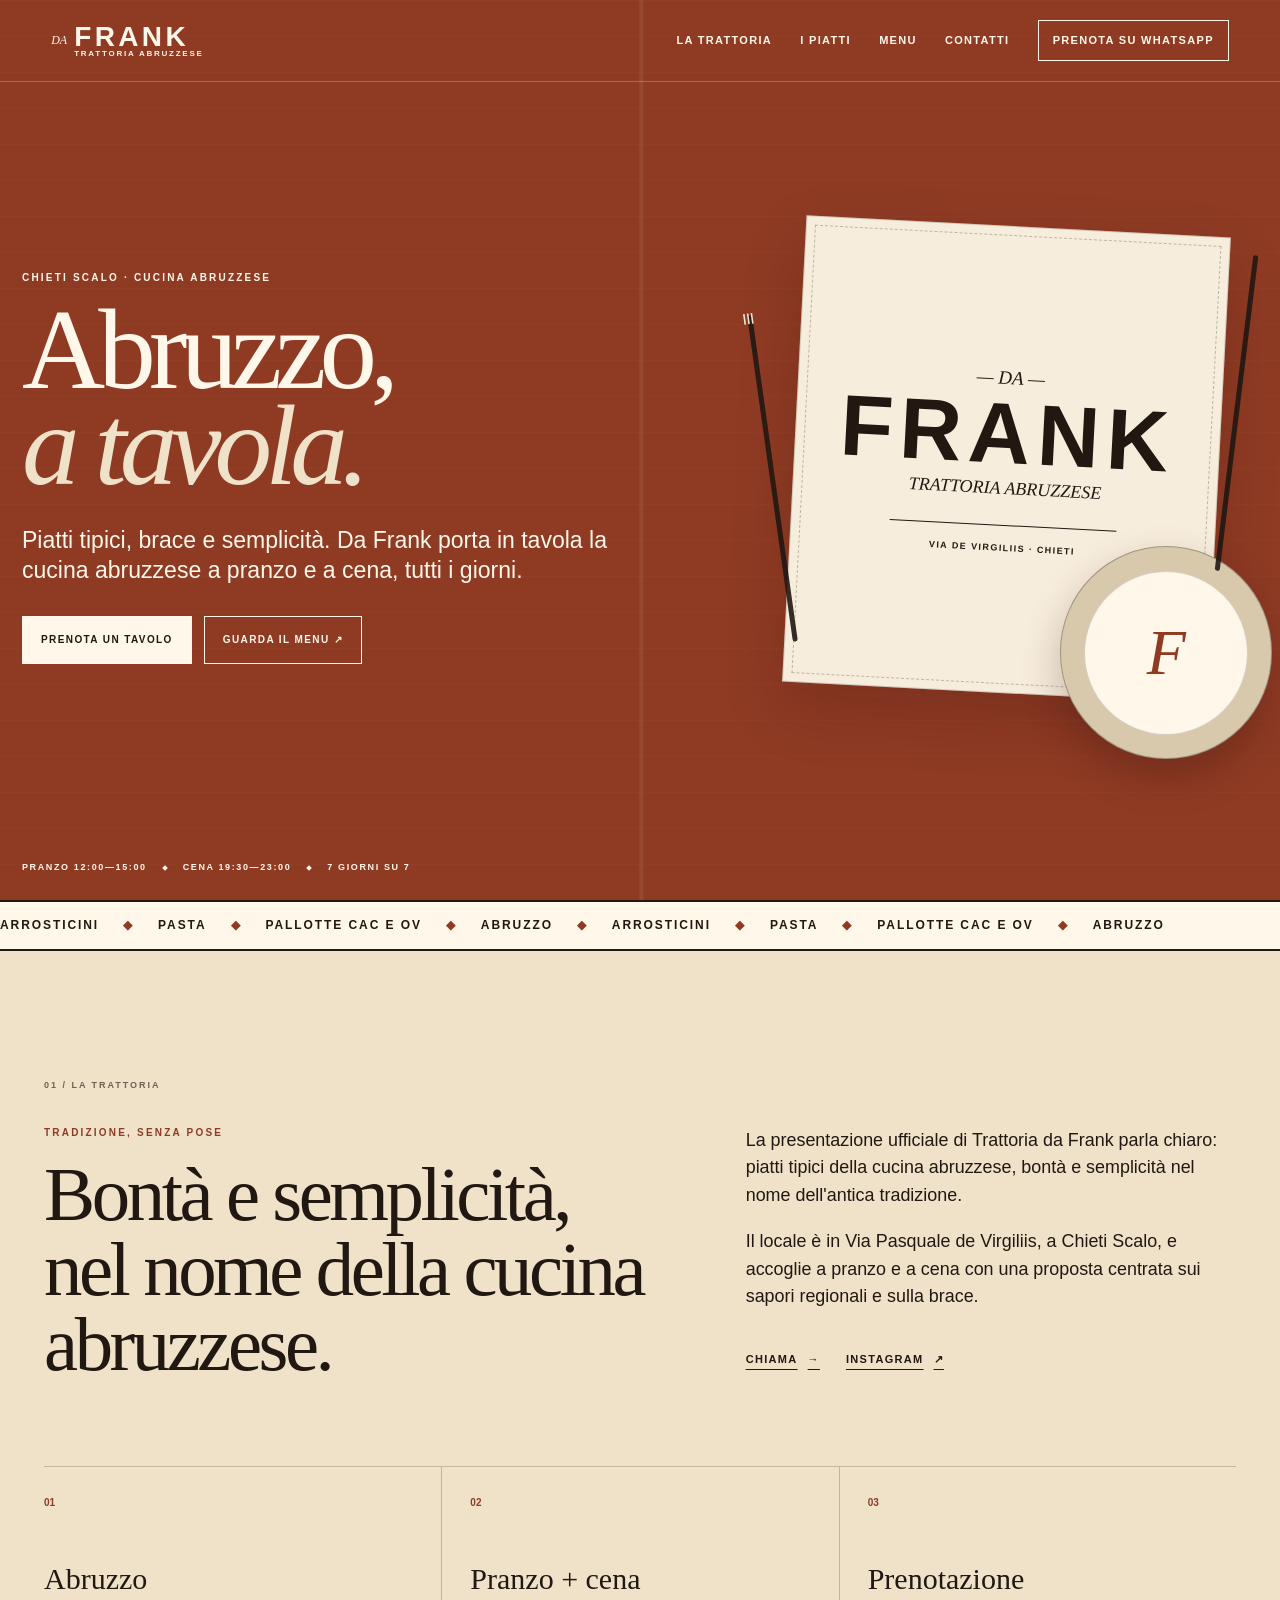
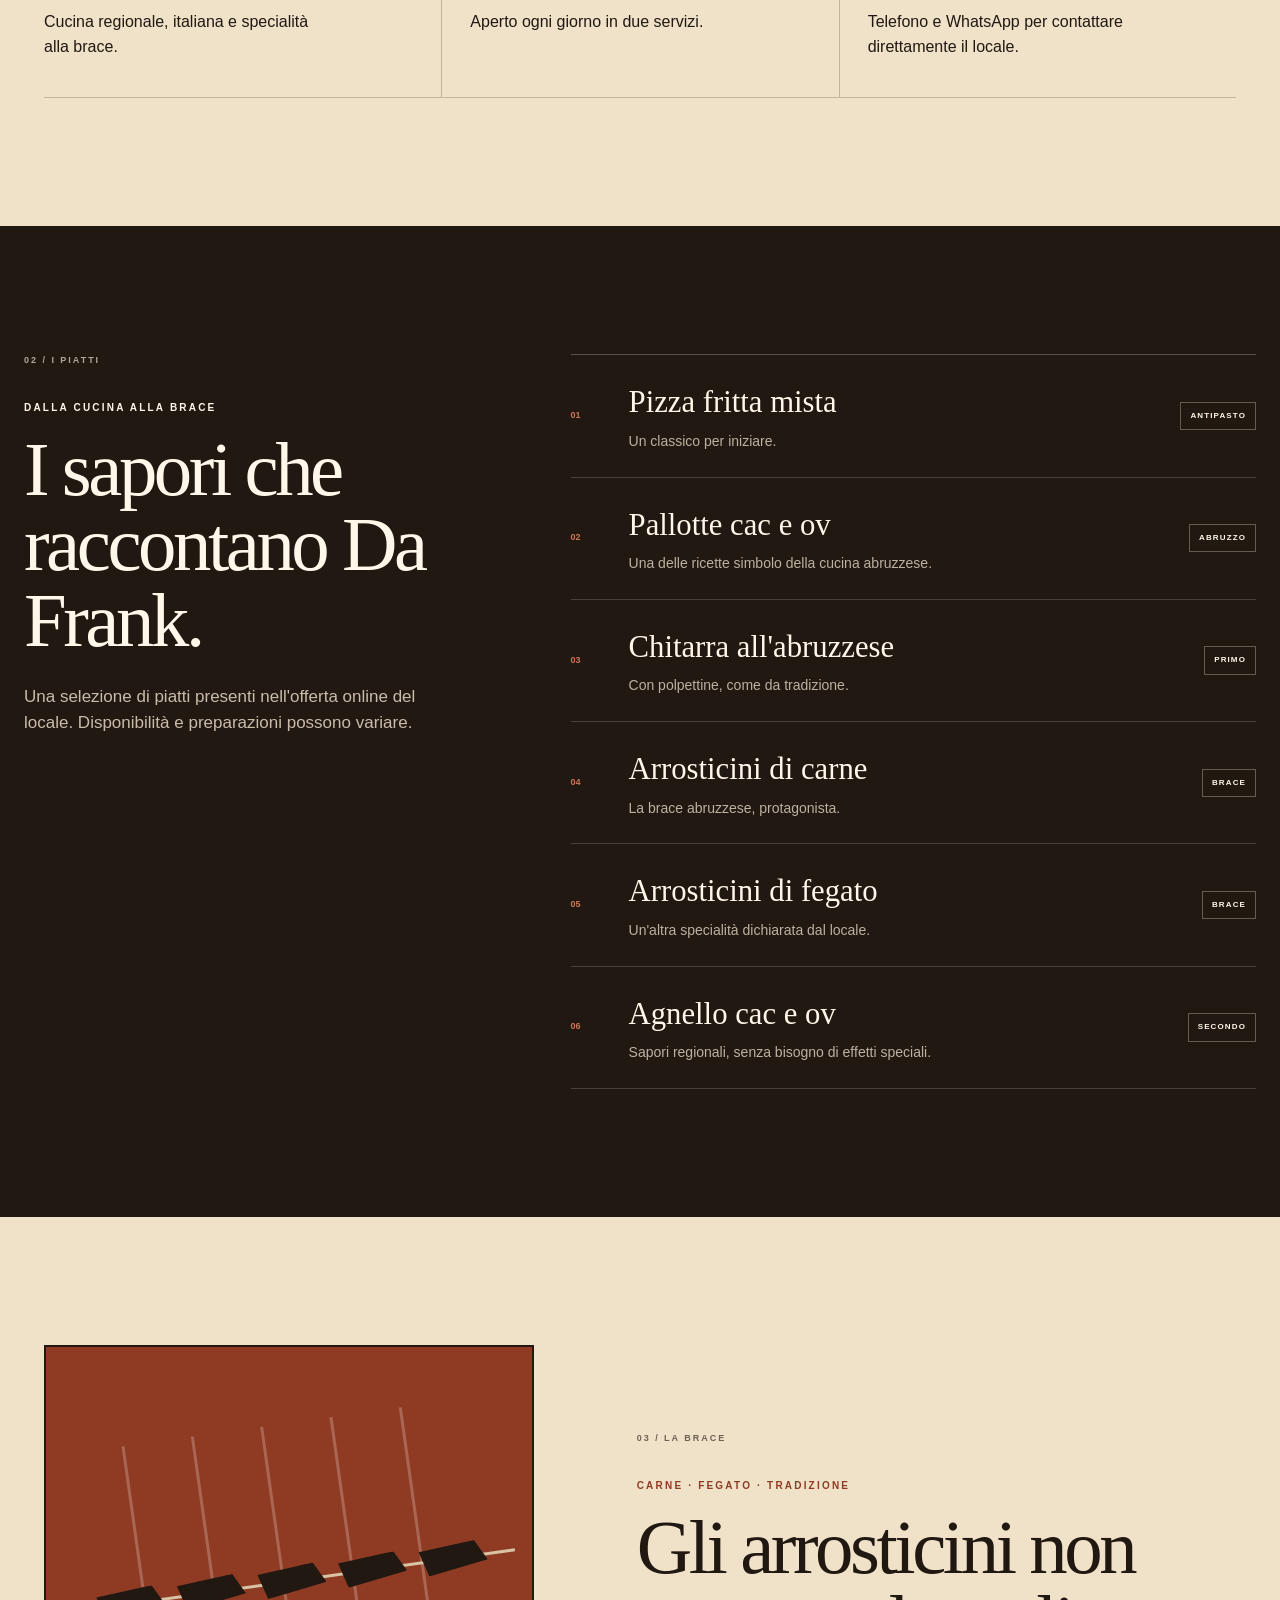
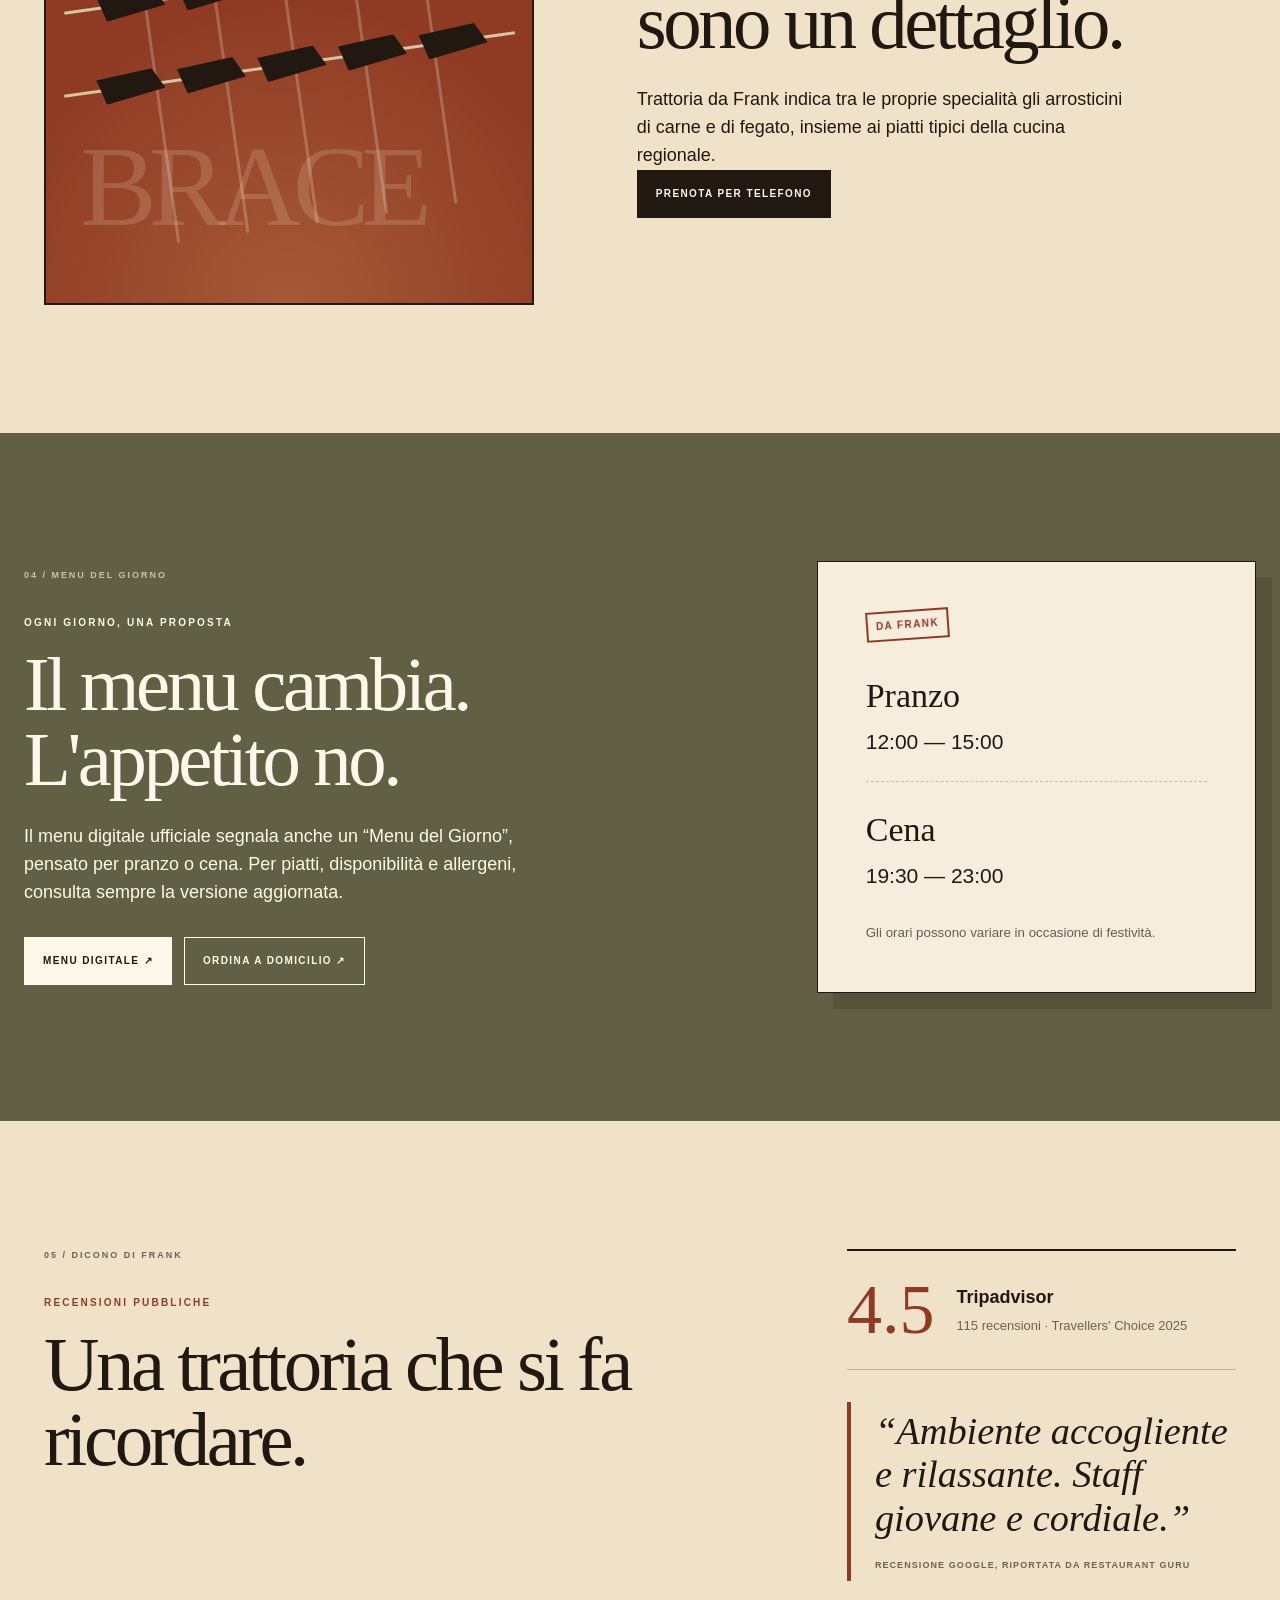
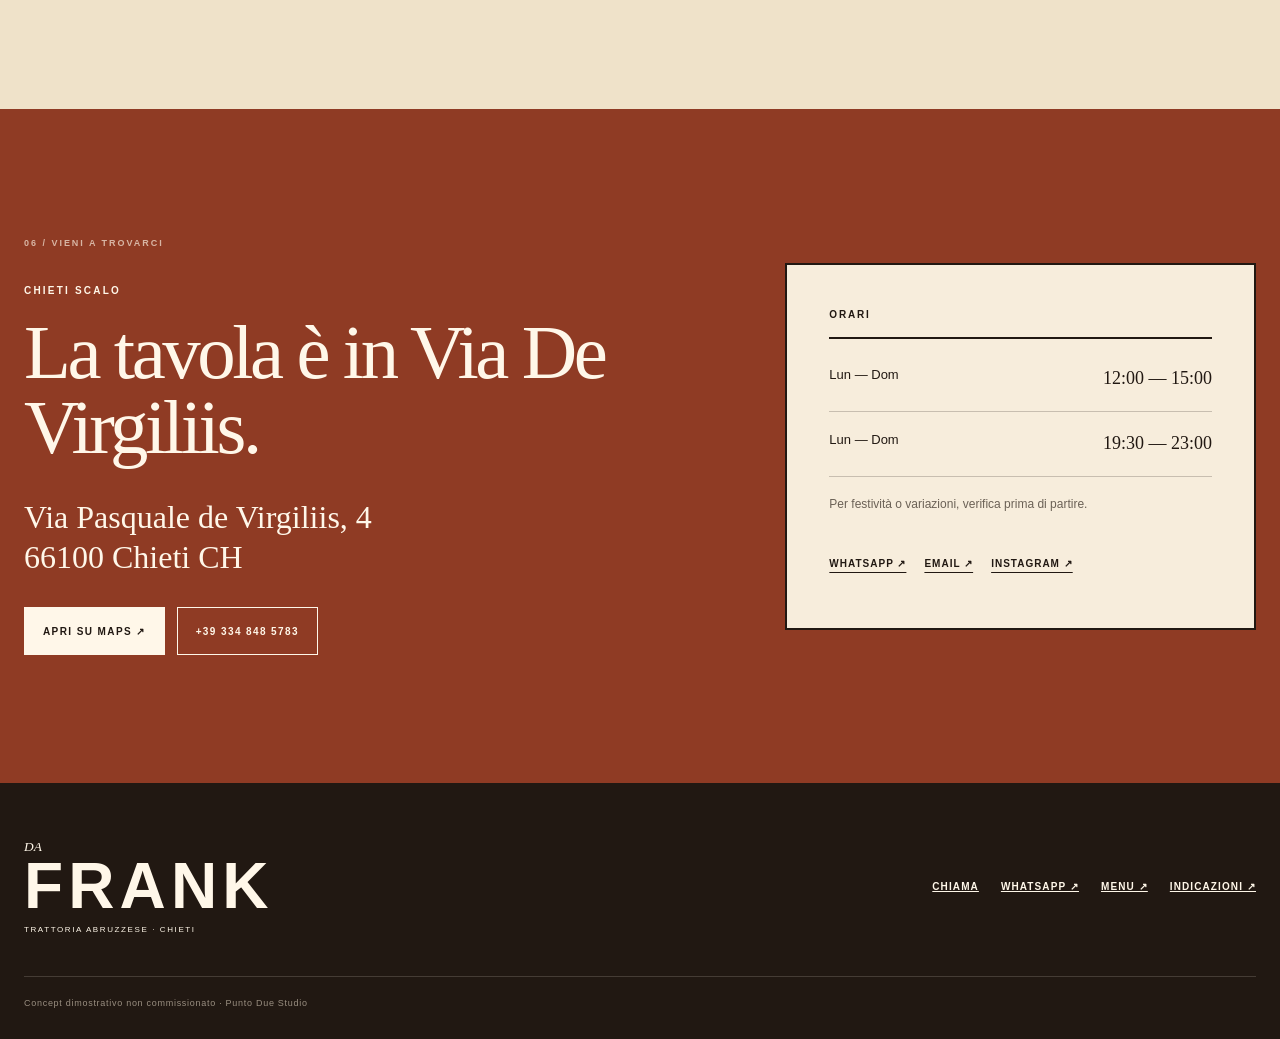
<file: index.html>
<!doctype html>
<html lang="it">
<head>
  <meta charset="utf-8">
  <meta name="viewport" content="width=device-width, initial-scale=1">
  <meta name="theme-color" content="#8f3b24">
  <title>Trattoria da Frank — Cucina abruzzese a Chieti</title>
  <meta name="description" content="Concept demo per Trattoria da Frank a Chieti: cucina tipica abruzzese, arrosticini, piatti regionali, menu del giorno e prenotazioni.">
  <meta property="og:title" content="Trattoria da Frank — Chieti">
  <meta property="og:description" content="Cucina tipica abruzzese a Chieti Scalo: piatti regionali, arrosticini e semplicità di trattoria.">
  <meta property="og:type" content="website">
  <meta name="twitter:card" content="summary">
  <link rel="icon" href="assets/favicon.svg" type="image/svg+xml">
  <link rel="stylesheet" href="styles.css">
  <script type="application/ld+json">
  {
    "@context": "https://schema.org",
    "@type": "Restaurant",
    "name": "Trattoria da Frank",
    "telephone": "+39 334 848 5783",
    "email": "fra.salvatore@live.it",
    "servesCuisine": ["Abruzzese", "Italiana", "Mediterranea", "Barbecue"],
    "address": {
      "@type": "PostalAddress",
      "streetAddress": "Via Pasquale de Virgiliis 4",
      "postalCode": "66100",
      "addressLocality": "Chieti",
      "addressRegion": "CH",
      "addressCountry": "IT"
    },
    "openingHoursSpecification": [
      {"@type":"OpeningHoursSpecification","dayOfWeek":["Monday","Tuesday","Wednesday","Thursday","Friday","Saturday","Sunday"],"opens":"12:00","closes":"15:00"},
      {"@type":"OpeningHoursSpecification","dayOfWeek":["Monday","Tuesday","Wednesday","Thursday","Friday","Saturday","Sunday"],"opens":"19:30","closes":"23:00"}
    ],
    "hasMenu": "https://www.leggimenu.it/menu/trattoriadafrank",
    "sameAs": [
      "https://www.instagram.com/trattoriadafrank/",
      "https://trattoriadafrank.metro.bar/?lang=it"
    ]
  }
  </script>
</head>
<body>
  <a class="skip-link" href="#main">Vai al contenuto</a>

  <header class="site-header" data-header>
    <a class="brand" href="#top" aria-label="Trattoria da Frank, torna all'inizio">
      <span class="brand-small">DA</span>
      <span class="brand-main">FRANK</span>
      <span class="brand-sub">TRATTORIA ABRUZZESE</span>
    </a>
    <button class="menu-toggle" type="button" aria-expanded="false" aria-controls="site-nav" data-menu-toggle>
      <span class="sr-only">Apri menu</span><span></span><span></span>
    </button>
    <nav class="site-nav" id="site-nav" aria-label="Navigazione principale" data-nav>
      <a href="#trattoria">La trattoria</a>
      <a href="#piatti">I piatti</a>
      <a href="#menu">Menu</a>
      <a href="#contatti">Contatti</a>
      <a class="nav-cta" href="https://wa.me/393348485783" target="_blank" rel="noopener noreferrer">Prenota su WhatsApp</a>
    </nav>
  </header>

  <main id="main">
    <section class="hero" id="top" aria-labelledby="hero-title">
      <div class="hero-copy reveal">
        <p class="eyebrow">CHIETI SCALO · CUCINA ABRUZZESE</p>
        <h1 id="hero-title">Abruzzo,<br><em>a tavola.</em></h1>
        <p class="hero-lead">Piatti tipici, brace e semplicità. Da Frank porta in tavola la cucina abruzzese a pranzo e a cena, tutti i giorni.</p>
        <div class="hero-actions">
          <a class="button button-light" href="https://wa.me/393348485783" target="_blank" rel="noopener noreferrer">Prenota un tavolo</a>
          <a class="button button-outline" href="https://www.leggimenu.it/menu/trattoriadafrank" target="_blank" rel="noopener noreferrer">Guarda il menu ↗</a>
        </div>
      </div>

      <div class="hero-art reveal" aria-hidden="true">
        <div class="placemat">
          <span class="pm-da">— DA —</span>
          <strong>FRANK</strong>
          <span class="pm-trattoria">TRATTORIA ABRUZZESE</span>
          <span class="pm-rule"></span>
          <span class="pm-place">VIA DE VIRGILIIS · CHIETI</span>
        </div>
        <div class="plate"><div class="plate-inner"><span>F</span></div></div>
        <div class="fork"></div>
        <div class="knife"></div>
      </div>

      <div class="hero-meta">
        <span>PRANZO 12:00—15:00</span><i></i><span>CENA 19:30—23:00</span><i></i><span>7 GIORNI SU 7</span>
      </div>
    </section>

    <div class="marquee" aria-hidden="true"><div class="marquee-track"><span>ARROSTICINI</span><i>◆</i><span>PASTA</span><i>◆</i><span>PALLOTTE CAC E OV</span><i>◆</i><span>ABRUZZO</span><i>◆</i><span>ARROSTICINI</span><i>◆</i><span>PASTA</span><i>◆</i><span>PALLOTTE CAC E OV</span><i>◆</i><span>ABRUZZO</span></div></div>

    <section class="section story" id="trattoria" aria-labelledby="story-title">
      <div class="section-index reveal">01 / LA TRATTORIA</div>
      <div class="story-grid">
        <div class="story-heading reveal"><p class="eyebrow dark">TRADIZIONE, SENZA POSE</p><h2 id="story-title">Bontà e semplicità, nel nome della cucina abruzzese.</h2></div>
        <div class="story-copy reveal"><p>La presentazione ufficiale di Trattoria da Frank parla chiaro: piatti tipici della cucina abruzzese, bontà e semplicità nel nome dell'antica tradizione.</p><p>Il locale è in Via Pasquale de Virgiliis, a Chieti Scalo, e accoglie a pranzo e a cena con una proposta centrata sui sapori regionali e sulla brace.</p><div class="story-links"><a class="text-link" href="tel:+393348485783">Chiama <span>→</span></a><a class="text-link" href="https://www.instagram.com/trattoriadafrank/" target="_blank" rel="noopener noreferrer">Instagram <span>↗</span></a></div></div>
      </div>
      <div class="facts" aria-label="Informazioni sulla trattoria">
        <article class="fact reveal"><span>01</span><strong>Abruzzo</strong><p>Cucina regionale, italiana e specialità alla brace.</p></article>
        <article class="fact reveal"><span>02</span><strong>Pranzo + cena</strong><p>Aperto ogni giorno in due servizi.</p></article>
        <article class="fact reveal"><span>03</span><strong>Prenotazione</strong><p>Telefono e WhatsApp per contattare direttamente il locale.</p></article>
      </div>
    </section>

    <section class="dishes" id="piatti" aria-labelledby="dishes-title">
      <div class="dishes-inner">
        <div class="dishes-head reveal"><div class="section-index light">02 / I PIATTI</div><p class="eyebrow">DALLA CUCINA ALLA BRACE</p><h2 id="dishes-title">I sapori che raccontano Da Frank.</h2><p>Una selezione di piatti presenti nell'offerta online del locale. Disponibilità e preparazioni possono variare.</p></div>
        <div class="menu-list reveal">
          <article><span class="menu-no">01</span><div><h3>Pizza fritta mista</h3><p>Un classico per iniziare.</p></div><span class="menu-tag">ANTIPASTO</span></article>
          <article><span class="menu-no">02</span><div><h3>Pallotte cac e ov</h3><p>Una delle ricette simbolo della cucina abruzzese.</p></div><span class="menu-tag">ABRUZZO</span></article>
          <article><span class="menu-no">03</span><div><h3>Chitarra all'abruzzese</h3><p>Con polpettine, come da tradizione.</p></div><span class="menu-tag">PRIMO</span></article>
          <article><span class="menu-no">04</span><div><h3>Arrosticini di carne</h3><p>La brace abruzzese, protagonista.</p></div><span class="menu-tag">BRACE</span></article>
          <article><span class="menu-no">05</span><div><h3>Arrosticini di fegato</h3><p>Un'altra specialità dichiarata dal locale.</p></div><span class="menu-tag">BRACE</span></article>
          <article><span class="menu-no">06</span><div><h3>Agnello cac e ov</h3><p>Sapori regionali, senza bisogno di effetti speciali.</p></div><span class="menu-tag">SECONDO</span></article>
        </div>
      </div>
    </section>

    <section class="section fire" aria-labelledby="fire-title">
      <div class="fire-grid">
        <div class="fire-art reveal" aria-hidden="true"><div class="grill-lines"><span></span><span></span><span></span><span></span><span></span></div><div class="skewer skewer-a"><i></i><i></i><i></i><i></i><i></i></div><div class="skewer skewer-b"><i></i><i></i><i></i><i></i><i></i></div><strong>BRACE</strong></div>
        <div class="fire-copy reveal"><div class="section-index">03 / LA BRACE</div><p class="eyebrow dark">CARNE · FEGATO · TRADIZIONE</p><h2 id="fire-title">Gli arrosticini non sono un dettaglio.</h2><p>Trattoria da Frank indica tra le proprie specialità gli arrosticini di carne e di fegato, insieme ai piatti tipici della cucina regionale.</p><a class="button button-dark" href="tel:+393348485783">Prenota per telefono</a></div>
      </div>
    </section>

    <section class="daily" id="menu" aria-labelledby="daily-title">
      <div class="daily-wrap">
        <div class="daily-copy reveal"><div class="section-index light">04 / MENU DEL GIORNO</div><p class="eyebrow">OGNI GIORNO, UNA PROPOSTA</p><h2 id="daily-title">Il menu cambia. L'appetito no.</h2><p>Il menu digitale ufficiale segnala anche un “Menu del Giorno”, pensato per pranzo o cena. Per piatti, disponibilità e allergeni, consulta sempre la versione aggiornata.</p><div class="daily-actions"><a class="button button-light" href="https://www.leggimenu.it/menu/trattoriadafrank" target="_blank" rel="noopener noreferrer">Menu digitale ↗</a><a class="button button-outline" href="https://deliveroo.it/it/menu/chieti/chieti-centro/trattoria-da-frank" target="_blank" rel="noopener noreferrer">Ordina a domicilio ↗</a></div></div>
        <div class="daily-card reveal" aria-label="Informazioni sul servizio"><span class="daily-stamp">DA FRANK</span><h3>Pranzo</h3><p>12:00 — 15:00</p><hr><h3>Cena</h3><p>19:30 — 23:00</p><small>Gli orari possono variare in occasione di festività.</small></div>
      </div>
    </section>

    <section class="section proof" aria-labelledby="proof-title">
      <div class="proof-grid">
        <div class="proof-title reveal"><div class="section-index">05 / DICONO DI FRANK</div><p class="eyebrow dark">RECENSIONI PUBBLICHE</p><h2 id="proof-title">Una trattoria che si fa ricordare.</h2></div>
        <div class="rating-card reveal"><span class="rating-score">4.5</span><div><strong>Tripadvisor</strong><p>115 recensioni · Travellers' Choice 2025</p></div></div>
        <blockquote class="review reveal"><p>“Ambiente accogliente e rilassante. Staff giovane e cordiale.”</p><footer>Recensione Google, riportata da Restaurant Guru</footer></blockquote>
      </div>
    </section>

    <section class="visit" id="contatti" aria-labelledby="visit-title">
      <div class="visit-main reveal"><div class="section-index light">06 / VIENI A TROVARCI</div><p class="eyebrow">CHIETI SCALO</p><h2 id="visit-title">La tavola è in Via De Virgiliis.</h2><address>Via Pasquale de Virgiliis, 4<br>66100 Chieti CH</address><div class="visit-actions"><a class="button button-light" href="https://www.google.com/maps/search/?api=1&query=Via+Pasquale+de+Virgiliis+4+Chieti" target="_blank" rel="noopener noreferrer">Apri su Maps ↗</a><a class="button button-outline" href="tel:+393348485783">+39 334 848 5783</a></div></div>
      <div class="visit-panel reveal"><div class="hours-title">ORARI</div><div class="hours-row"><span>Lun — Dom</span><strong>12:00 — 15:00</strong></div><div class="hours-row"><span>Lun — Dom</span><strong>19:30 — 23:00</strong></div><p>Per festività o variazioni, verifica prima di partire.</p><div class="visit-panel-links"><a href="https://wa.me/393348485783" target="_blank" rel="noopener noreferrer">WhatsApp ↗</a><a href="mailto:fra.salvatore@live.it">Email ↗</a><a href="https://www.instagram.com/trattoriadafrank/" target="_blank" rel="noopener noreferrer">Instagram ↗</a></div></div>
    </section>
  </main>

  <footer class="site-footer"><div class="footer-brand"><small>DA</small><strong>FRANK</strong><span>TRATTORIA ABRUZZESE · CHIETI</span></div><div class="footer-links"><a href="tel:+393348485783">Chiama</a><a href="https://wa.me/393348485783" target="_blank" rel="noopener noreferrer">WhatsApp ↗</a><a href="https://www.leggimenu.it/menu/trattoriadafrank" target="_blank" rel="noopener noreferrer">Menu ↗</a><a href="https://www.google.com/maps/search/?api=1&query=Via+Pasquale+de+Virgiliis+4+Chieti" target="_blank" rel="noopener noreferrer">Indicazioni ↗</a></div><p class="demo-note">Concept dimostrativo non commissionato · Punto Due Studio</p></footer>

  <nav class="mobile-dock" aria-label="Azioni rapide"><a href="tel:+393348485783"><span>☎</span>Chiama</a><a href="https://wa.me/393348485783" target="_blank" rel="noopener noreferrer"><span>◉</span>WhatsApp</a><a href="https://www.leggimenu.it/menu/trattoriadafrank" target="_blank" rel="noopener noreferrer"><span>≡</span>Menu</a></nav>

  <script src="script.js" defer></script>
</body>
</html>
</file>
<file: styles.css>
:root{--ink:#211812;--paper:#efe2c9;--paper2:#f7eddc;--brick:#8f3b24;--brick2:#6f2c1d;--olive:#626044;--cream:#fff7e9;--line:rgba(33,24,18,.22);--max:1240px;--serif:Georgia,"Times New Roman",serif;--sans:Arial,"Helvetica Neue",sans-serif}*{box-sizing:border-box}html{scroll-behavior:smooth}body{margin:0;background:var(--paper);color:var(--ink);font-family:var(--sans);font-size:16px;line-height:1.55;overflow-x:hidden}body.menu-open{overflow:hidden}a{color:inherit}button,a{-webkit-tap-highlight-color:transparent}.skip-link{position:fixed;left:12px;top:-70px;z-index:100;background:var(--cream);padding:12px 16px;border:2px solid var(--ink);font-weight:700}.skip-link:focus{top:12px}.sr-only{position:absolute;width:1px;height:1px;overflow:hidden;clip:rect(0 0 0 0);white-space:nowrap}::selection{background:var(--brick);color:var(--cream)}:focus-visible{outline:3px solid #f4b44d;outline-offset:4px}.site-header{position:fixed;inset:0 0 auto;z-index:50;min-height:82px;display:flex;align-items:center;justify-content:space-between;padding:12px clamp(18px,4vw,56px);border-bottom:1px solid rgba(255,247,233,.24);color:var(--cream);transition:background .25s,color .25s,border-color .25s}.site-header.scrolled{background:rgba(239,226,201,.96);color:var(--ink);border-color:var(--line);backdrop-filter:blur(10px)}.brand{display:grid;grid-template-columns:auto 1fr;grid-template-rows:auto auto;text-decoration:none;column-gap:7px;line-height:.9}.brand-small{grid-row:1/3;align-self:center;font-family:var(--serif);font-style:italic;font-size:12px}.brand-main{font-size:28px;font-weight:900;letter-spacing:.12em}.brand-sub{font-size:8px;font-weight:800;letter-spacing:.22em}.site-nav{display:flex;align-items:center;gap:clamp(16px,2.2vw,32px);font-size:11px;font-weight:800;letter-spacing:.12em;text-transform:uppercase}.site-nav a{text-decoration:none}.site-nav>a:not(.nav-cta){padding:12px 0;position:relative}.site-nav>a:not(.nav-cta):after{content:"";position:absolute;left:0;right:0;bottom:6px;height:1px;background:currentColor;transform:scaleX(0);transform-origin:right;transition:transform .2s}.site-nav>a:not(.nav-cta):hover:after,.site-nav>a:not(.nav-cta):focus-visible:after{transform:scaleX(1);transform-origin:left}.nav-cta{border:1px solid currentColor;padding:11px 14px}.menu-toggle{display:none}.hero{min-height:100svh;background:var(--brick);color:var(--cream);position:relative;overflow:hidden;display:grid;grid-template-columns:minmax(0,1.05fr) minmax(360px,.75fr);gap:clamp(36px,6vw,86px);align-items:center;padding:128px max(22px,calc((100vw - var(--max))/2)) 92px}.hero:before{content:"";position:absolute;inset:0;background:linear-gradient(90deg,transparent 0 49.9%,rgba(255,247,233,.07) 50% 50.2%,transparent 50.3%),repeating-linear-gradient(0deg,transparent 0 35px,rgba(255,247,233,.035) 36px);pointer-events:none}.hero-copy{position:relative;z-index:2;max-width:720px}.eyebrow{margin:0 0 18px;font-size:10px;line-height:1.2;font-weight:900;letter-spacing:.22em;text-transform:uppercase}.eyebrow.dark{color:var(--brick)}.hero h1{margin:0;font-family:var(--serif);font-size:clamp(64px,9vw,138px);line-height:.83;letter-spacing:-.06em;font-weight:400}.hero h1 em{font-weight:400;color:var(--paper);font-style:italic}.hero-lead{font-size:clamp(18px,1.8vw,25px);line-height:1.3;max-width:630px;margin:32px 0 0}.hero-actions,.visit-actions,.daily-actions{display:flex;gap:12px;flex-wrap:wrap;margin-top:30px}.button{min-height:48px;display:inline-flex;align-items:center;justify-content:center;padding:13px 18px;border:1px solid currentColor;text-decoration:none;font-size:10px;font-weight:900;letter-spacing:.14em;text-transform:uppercase;transition:transform .2s,background .2s,color .2s}.button:hover,.button:focus-visible{transform:translateY(-2px)}.button-light{background:var(--cream);color:var(--ink);border-color:var(--cream)}.button-light:hover,.button-light:focus-visible{background:var(--ink);color:var(--cream);border-color:var(--ink)}.button-outline{background:transparent;color:inherit}.button-outline:hover,.button-outline:focus-visible{background:var(--cream);color:var(--ink)}.button-dark{background:var(--ink);color:var(--cream);border-color:var(--ink)}.button-dark:hover,.button-dark:focus-visible{background:var(--brick);border-color:var(--brick)}.hero-art{width:min(100%,500px);aspect-ratio:.88;justify-self:end;position:relative}.placemat{position:absolute;inset:6% 8% 9% 4%;background:var(--paper2);color:var(--ink);transform:rotate(3deg);box-shadow:0 24px 60px rgba(48,17,10,.2);display:flex;flex-direction:column;justify-content:center;align-items:center;padding:28px;border:1px solid rgba(33,24,18,.16)}.placemat:before{content:"";position:absolute;inset:8px;border:1px dashed rgba(33,24,18,.26)}.pm-da{font-family:var(--serif);font-style:italic;font-size:19px}.placemat strong{font-size:clamp(46px,7vw,86px);letter-spacing:.08em;line-height:.96}.pm-trattoria{font-family:var(--serif);font-style:italic;font-size:18px}.pm-rule{width:62%;height:1px;background:var(--ink);margin:22px 0 16px}.pm-place{font-size:9px;letter-spacing:.16em;font-weight:800}.plate{position:absolute;width:44%;aspect-ratio:1;border-radius:50%;right:-3%;bottom:-3%;background:#d8c9ad;border:1px solid rgba(33,24,18,.3);box-shadow:0 18px 38px rgba(48,17,10,.25)}.plate-inner{position:absolute;inset:11%;border-radius:50%;background:var(--cream);border:1px solid rgba(33,24,18,.18);display:grid;place-items:center}.plate-inner span{font-family:var(--serif);font-style:italic;font-size:64px;color:var(--brick)}.fork,.knife{position:absolute;background:var(--ink);width:5px;border-radius:3px;opacity:.9}.fork{height:60%;left:-1%;top:22%;transform:rotate(-8deg)}.fork:before{content:"≡";position:absolute;top:-14px;left:-6px;font-size:22px;transform:rotate(90deg)}.knife{height:58%;right:4%;top:11%;transform:rotate(7deg)}.hero-meta{position:absolute;left:max(22px,calc((100vw - var(--max))/2));right:max(22px,calc((100vw - var(--max))/2));bottom:25px;display:flex;align-items:center;gap:16px;font-size:9px;font-weight:900;letter-spacing:.18em}.hero-meta i{width:4px;height:4px;background:var(--cream);transform:rotate(45deg)}.marquee{overflow:hidden;background:var(--cream);border-block:2px solid var(--ink)}.marquee-track{display:flex;align-items:center;gap:24px;width:max-content;padding:14px 0;font-size:12px;font-weight:900;letter-spacing:.16em;animation:ticker 25s linear infinite}.marquee i{font-style:normal;color:var(--brick)}@keyframes ticker{to{transform:translateX(-50%)}}.section{max-width:var(--max);margin:0 auto;padding:clamp(80px,10vw,148px) 24px}.section-index{font-size:9px;font-weight:900;letter-spacing:.22em;text-transform:uppercase;color:#6e6254;margin-bottom:34px}.section-index.light{color:rgba(255,247,233,.64)}.story-grid{display:grid;grid-template-columns:1.1fr .9fr;gap:clamp(42px,8vw,120px);align-items:start}.story-heading h2,.dishes h2,.fire-copy h2,.daily h2,.proof h2,.visit h2{margin:0;font-family:var(--serif);font-size:clamp(42px,6vw,84px);line-height:.98;font-weight:400;letter-spacing:-.045em}.story-copy{font-size:clamp(17px,1.4vw,20px);max-width:560px}.story-copy p:first-child{margin-top:0}.story-links{display:flex;gap:26px;flex-wrap:wrap;margin-top:26px}.text-link{display:inline-flex;align-items:center;gap:10px;min-height:44px;font-size:11px;font-weight:900;letter-spacing:.12em;text-transform:uppercase;text-underline-offset:6px}.facts{margin-top:84px;border-block:1px solid var(--line);display:grid;grid-template-columns:repeat(3,1fr)}.fact{padding:28px 28px 34px 0;min-height:230px}.fact+.fact{border-left:1px solid var(--line);padding-left:28px}.fact>span{display:block;color:var(--brick);font-size:10px;font-weight:900;margin-bottom:45px}.fact strong{display:block;font-family:var(--serif);font-size:30px;font-weight:400;margin-bottom:8px}.fact p{margin:0;max-width:30ch}.dishes{background:var(--ink);color:var(--cream);padding:clamp(80px,10vw,148px) max(24px,calc((100vw - var(--max))/2))}.dishes-inner{display:grid;grid-template-columns:.8fr 1.2fr;gap:clamp(40px,7vw,100px);align-items:start}.dishes-head{position:sticky;top:118px}.dishes-head>p:last-child{font-size:17px;max-width:42ch;margin-top:26px;color:#c9bcaa}.menu-list{border-top:1px solid rgba(255,247,233,.25)}.menu-list article{display:grid;grid-template-columns:40px 1fr auto;gap:18px;align-items:center;padding:24px 0;border-bottom:1px solid rgba(255,247,233,.18)}.menu-no{font-size:9px;color:#c87855;font-weight:900}.menu-list h3{margin:0 0 4px;font-family:var(--serif);font-size:clamp(24px,2.4vw,36px);font-weight:400}.menu-list p{margin:0;color:#bdb1a0;font-size:14px}.menu-tag{font-size:8px;font-weight:900;letter-spacing:.14em;border:1px solid rgba(255,247,233,.3);padding:7px 9px}.fire-grid{display:grid;grid-template-columns:.9fr 1.1fr;gap:clamp(48px,8vw,120px);align-items:center}.fire-art{min-height:560px;background:var(--brick);position:relative;overflow:hidden;border:2px solid var(--ink)}.fire-art:after{content:"";position:absolute;inset:0;background:radial-gradient(circle at 50% 100%,rgba(255,211,129,.2),transparent 50%)}.grill-lines{position:absolute;inset:14%;display:flex;justify-content:space-around;transform:rotate(-8deg)}.grill-lines span{width:3px;background:rgba(255,247,233,.23)}.skewer{position:absolute;left:9%;right:9%;height:34px;display:flex;gap:8px;align-items:center;transform:rotate(-8deg);z-index:2}.skewer:before{content:"";position:absolute;left:-7%;right:-7%;height:3px;background:#d9c3a5}.skewer-a{top:39%}.skewer-b{top:54%}.skewer i{width:19%;height:30px;background:var(--ink);clip-path:polygon(8% 15%,85% 0,100% 70%,18% 100%);position:relative;z-index:1}.fire-art strong{position:absolute;left:7%;bottom:5%;font-family:var(--serif);font-size:clamp(74px,9vw,130px);font-weight:400;color:rgba(255,247,233,.16);letter-spacing:-.07em}.fire-copy p:not(.eyebrow){font-size:18px;max-width:50ch;margin:26px 0 0}.daily{background:var(--olive);color:var(--cream);padding:clamp(80px,10vw,148px) max(24px,calc((100vw - var(--max))/2))}.daily-wrap{display:grid;grid-template-columns:1.1fr .7fr;gap:clamp(50px,8vw,120px);align-items:center}.daily-copy>p:not(.eyebrow){font-size:18px;max-width:55ch;margin-top:26px}.daily-card{background:var(--paper2);color:var(--ink);padding:clamp(28px,4vw,48px);border:1px solid var(--ink);transform:rotate(1.5deg);box-shadow:16px 16px 0 rgba(33,24,18,.18)}.daily-stamp{display:inline-block;color:var(--brick);border:2px solid var(--brick);padding:5px 8px;font-weight:900;letter-spacing:.14em;font-size:10px;transform:rotate(-4deg);margin-bottom:30px}.daily-card h3{font-family:var(--serif);font-size:34px;font-weight:400;margin:0}.daily-card p{font-size:21px;margin:4px 0 22px}.daily-card hr{border:0;border-top:1px dashed var(--line);margin:0 0 22px}.daily-card small{display:block;margin-top:30px;color:#665d51}.proof-grid{display:grid;grid-template-columns:1.05fr .55fr;gap:32px 60px;align-items:start}.proof-title{grid-row:1/3}.rating-card{border-top:2px solid var(--ink);border-bottom:1px solid var(--line);padding:24px 0;display:flex;gap:22px;align-items:center}.rating-score{font-family:var(--serif);font-size:70px;line-height:1;color:var(--brick)}.rating-card strong{font-size:18px}.rating-card p{margin:4px 0 0;font-size:13px;color:#6e6254}.review{margin:0;border-left:4px solid var(--brick);padding:8px 0 8px 24px}.review p{margin:0 0 18px;font-family:var(--serif);font-size:clamp(25px,3vw,42px);font-style:italic;line-height:1.14}.review footer{font-size:9px;font-weight:800;letter-spacing:.12em;text-transform:uppercase;color:#6e6254}.visit{background:var(--brick);color:var(--cream);display:grid;grid-template-columns:1.05fr .75fr;gap:clamp(40px,8vw,110px);padding:clamp(80px,10vw,148px) max(24px,calc((100vw - var(--max))/2));align-items:center}.visit .section-index{color:rgba(255,247,233,.65)}.visit address{font-family:var(--serif);font-size:clamp(23px,2.5vw,34px);font-style:normal;margin-top:32px;line-height:1.25}.visit-panel{background:var(--paper2);color:var(--ink);padding:clamp(24px,3.5vw,42px);border:2px solid var(--ink)}.hours-title{font-size:10px;font-weight:900;letter-spacing:.18em;border-bottom:2px solid var(--ink);padding-bottom:15px;margin-bottom:8px}.hours-row{display:flex;justify-content:space-between;gap:18px;padding:18px 0;border-bottom:1px solid var(--line)}.hours-row span{font-size:13px}.hours-row strong{font-family:var(--serif);font-size:18px;font-weight:400}.visit-panel>p{font-size:12px;color:#6b6156;margin:18px 0 0}.visit-panel-links{display:flex;gap:18px;flex-wrap:wrap;margin-top:28px}.visit-panel-links a{min-height:44px;display:inline-flex;align-items:center;font-size:10px;font-weight:900;letter-spacing:.1em;text-transform:uppercase;text-underline-offset:5px}.site-footer{background:var(--ink);color:var(--cream);padding:54px max(24px,calc((100vw - var(--max))/2)) 28px;display:grid;grid-template-columns:1fr auto;gap:40px}.footer-brand{display:grid;width:max-content}.footer-brand small{font-family:var(--serif);font-style:italic}.footer-brand strong{font-size:clamp(38px,5vw,68px);line-height:.9;letter-spacing:.08em}.footer-brand span{font-size:8px;letter-spacing:.2em;margin-top:8px}.footer-links{display:flex;gap:22px;flex-wrap:wrap;justify-content:flex-end;font-size:10px;font-weight:900;letter-spacing:.11em;text-transform:uppercase}.footer-links a{min-height:44px;display:inline-flex;align-items:center}.demo-note{grid-column:1/-1;border-top:1px solid rgba(255,247,233,.16);padding-top:20px;margin:0;color:#998e80;font-size:9px;letter-spacing:.08em}.mobile-dock{display:none}.reveal{opacity:1;transform:none}.js .reveal{opacity:0;transform:translateY(24px);transition:opacity .65s ease,transform .65s ease}.js .reveal.is-visible{opacity:1;transform:none}@media(max-width:980px){.site-nav{position:fixed;inset:82px 0 0;background:var(--ink);color:var(--cream);flex-direction:column;align-items:flex-start;padding:42px 24px;gap:0;transform:translateX(100%);transition:transform .25s}.site-nav.open{transform:none}.site-nav a{width:100%;padding:17px 0;border-bottom:1px solid rgba(255,247,233,.17);font-size:15px}.site-nav>a:not(.nav-cta):after{display:none}.nav-cta{border:0}.menu-toggle{display:grid;width:46px;height:46px;place-content:center;gap:7px;background:transparent;border:0;color:inherit;cursor:pointer}.menu-toggle span:not(.sr-only){display:block;width:28px;height:2px;background:currentColor;transition:transform .2s}.menu-toggle[aria-expanded="true"] span:nth-child(2){transform:translateY(4.5px) rotate(45deg)}.menu-toggle[aria-expanded="true"] span:nth-child(3){transform:translateY(-4.5px) rotate(-45deg)}.hero{grid-template-columns:1fr;min-height:auto;padding-top:145px}.hero-art{width:min(76vw,500px);justify-self:end}.story-grid,.dishes-inner,.fire-grid,.daily-wrap,.visit{grid-template-columns:1fr}.dishes-head{position:static}.proof-grid{grid-template-columns:1fr}.proof-title{grid-row:auto}.fire-art{min-height:500px}.visit-panel{max-width:620px}}@media(max-width:680px){body{padding-bottom:66px}.site-header{min-height:68px;padding:9px 16px}.site-nav{inset:68px 0 66px}.brand-main{font-size:22px}.brand-sub{font-size:6px}.brand-small{font-size:10px}.hero{padding:118px 18px 86px;gap:34px}.hero h1{font-size:clamp(56px,19vw,88px)}.hero-lead{font-size:18px}.hero-actions .button,.visit-actions .button,.daily-actions .button{width:100%}.hero-art{width:min(88vw,390px);justify-self:center}.plate{width:40%;right:0}.placemat{inset:4% 6% 8% 5%}.placemat strong{font-size:15vw}.pm-trattoria{font-size:14px}.hero-meta{left:18px;right:18px;bottom:18px;gap:8px;justify-content:space-between;font-size:7px}.hero-meta i{display:none}.section{padding:76px 18px}.section-index{margin-bottom:26px}.story-heading h2,.dishes h2,.fire-copy h2,.daily h2,.proof h2,.visit h2{font-size:clamp(39px,12vw,57px);overflow-wrap:anywhere}.story-copy{font-size:17px}.facts{grid-template-columns:1fr;margin-top:52px}.fact{min-height:0;padding:24px 0 28px}.fact+.fact{border-left:0;border-top:1px solid var(--line);padding-left:0}.fact>span{margin-bottom:20px}.dishes{padding:76px 18px}.menu-list article{grid-template-columns:30px 1fr;gap:12px}.menu-tag{grid-column:2;width:max-content}.fire-art{min-height:360px}.daily{padding:76px 18px}.daily-card{box-shadow:9px 9px 0 rgba(33,24,18,.18)}.rating-card{align-items:flex-start}.rating-score{font-size:56px}.visit{padding:76px 18px}.hours-row{flex-direction:column;gap:4px}.site-footer{padding:44px 18px 28px;grid-template-columns:1fr}.footer-links{justify-content:flex-start}.mobile-dock{position:fixed;z-index:60;inset:auto 0 0;min-height:66px;display:grid;grid-template-columns:repeat(3,1fr);background:var(--paper2);border-top:2px solid var(--ink)}.mobile-dock a{min-height:64px;display:grid;place-items:center;align-content:center;gap:1px;text-decoration:none;font-size:8px;font-weight:900;letter-spacing:.08em;text-transform:uppercase;border-right:1px solid var(--line)}.mobile-dock span{font-size:18px;line-height:1}}@media(max-width:360px){.hero{padding-left:14px;padding-right:14px}.hero-meta{left:14px;right:14px;font-size:6.5px}.section,.dishes,.daily,.visit{padding-left:14px;padding-right:14px}.pm-place{font-size:7px}.menu-list h3{font-size:23px}.review p{font-size:25px}}@media(prefers-reduced-motion:reduce){html{scroll-behavior:auto}*,*:before,*:after{animation-duration:.01ms!important;animation-iteration-count:1!important;transition-duration:.01ms!important}.js .reveal{opacity:1;transform:none}}
</file>
